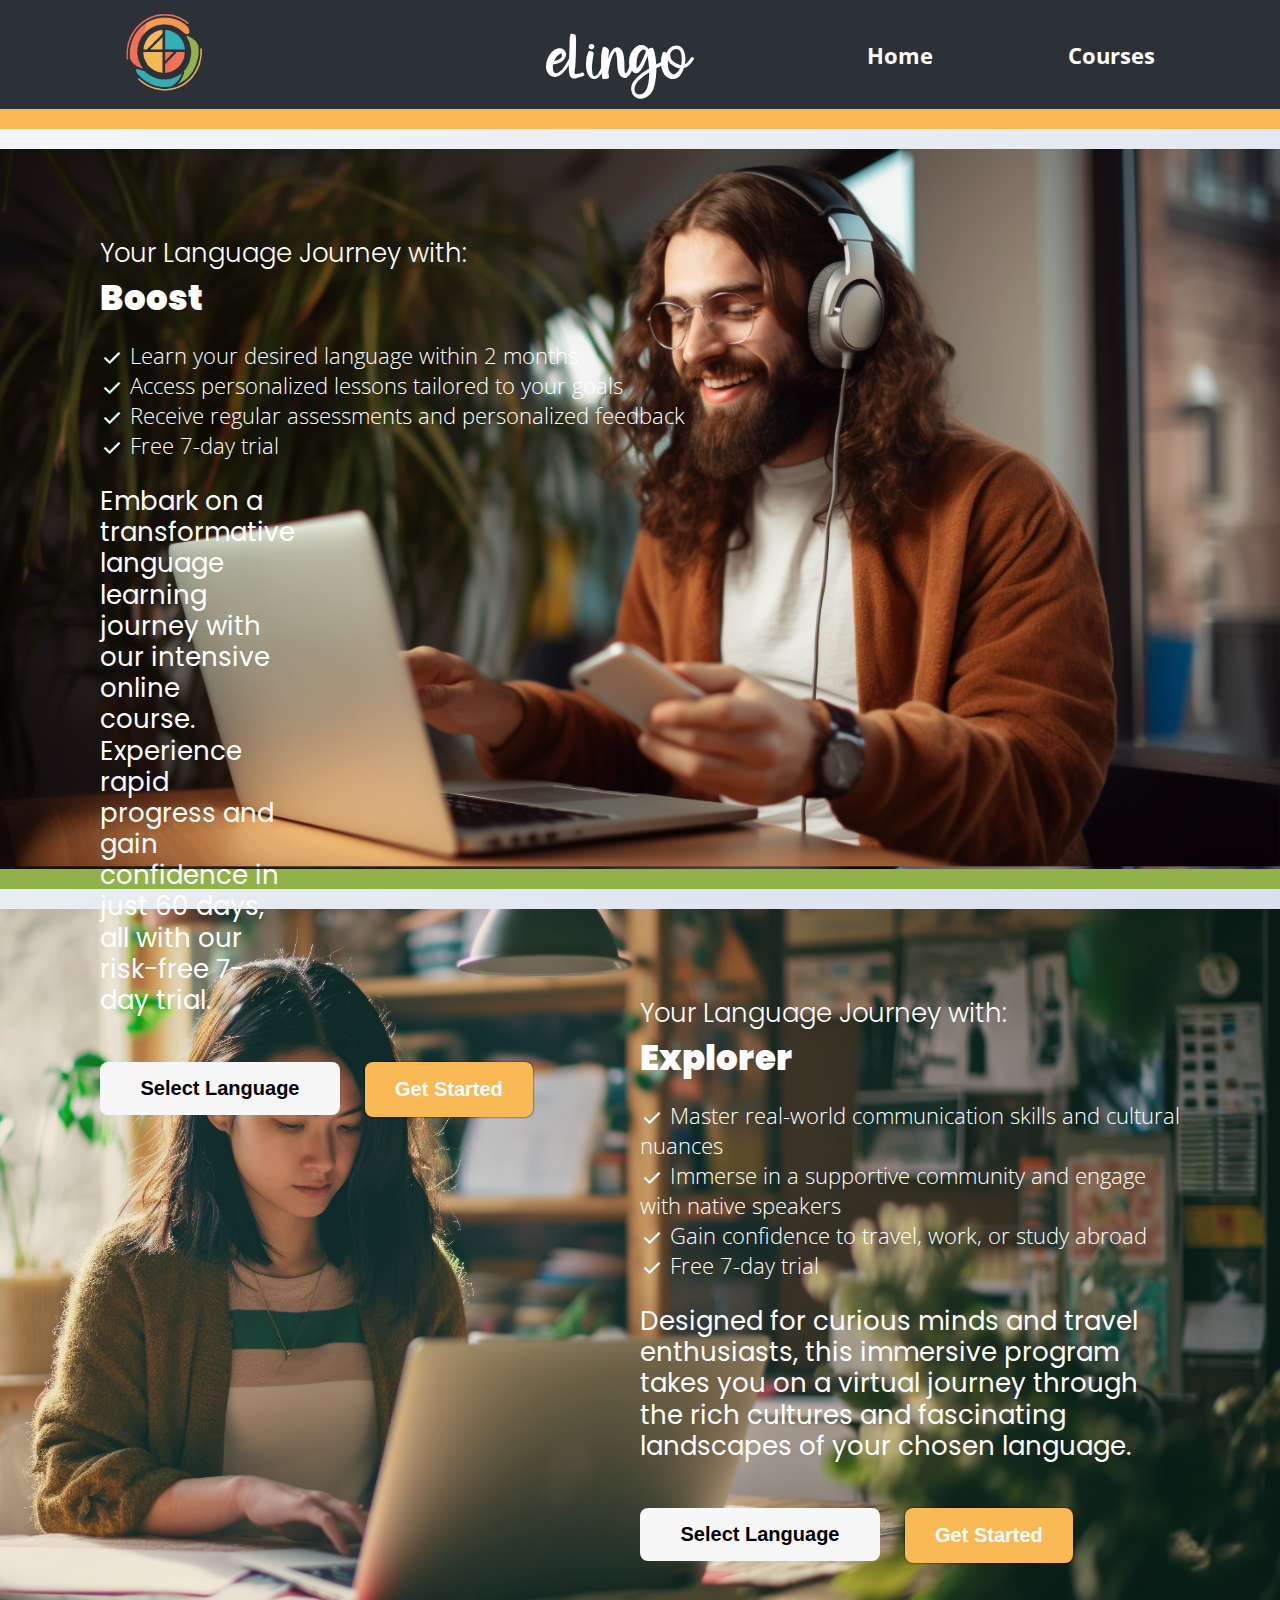
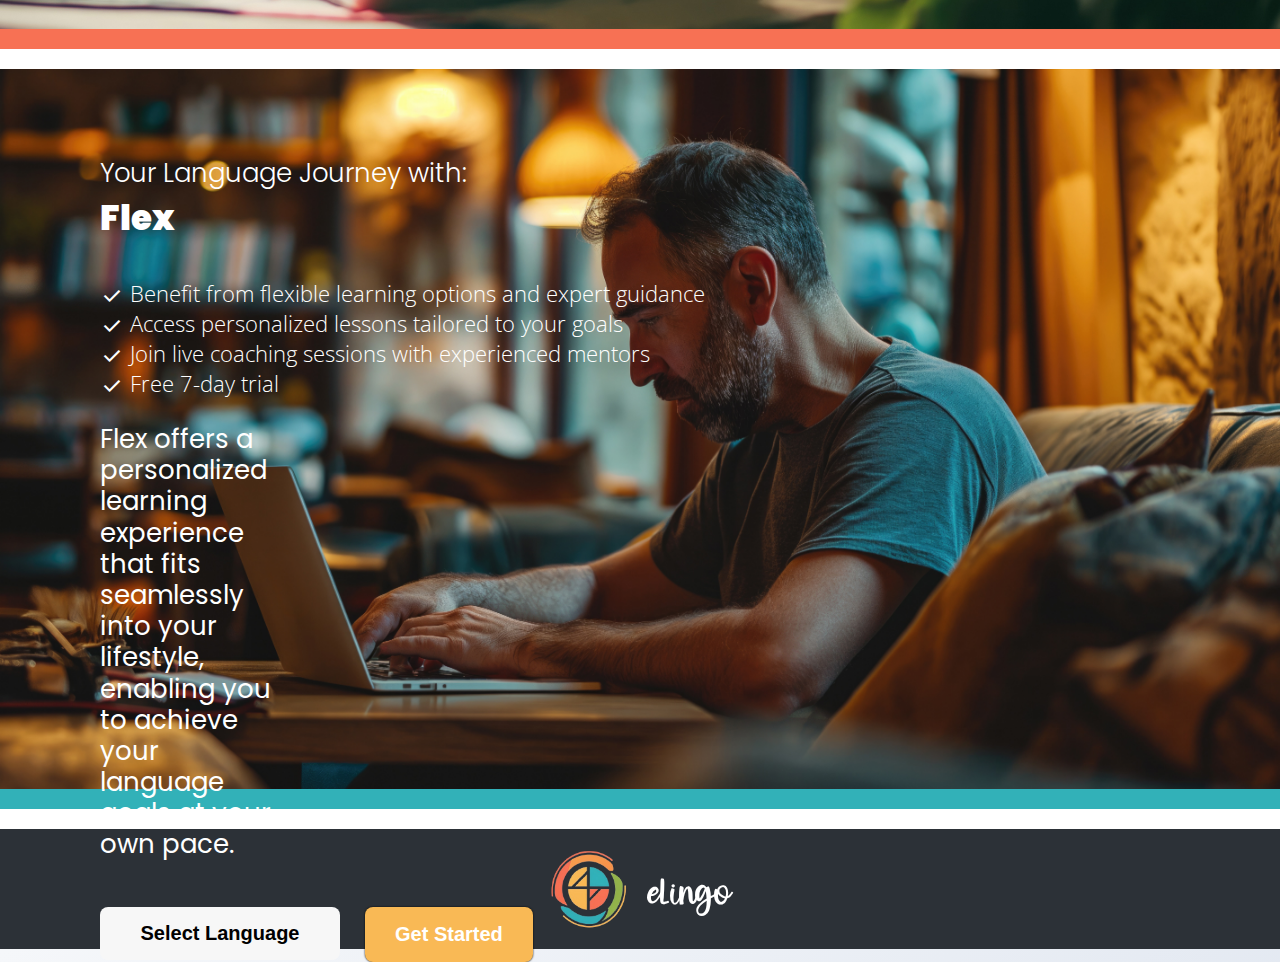
<file: courses.html>
<!DOCTYPE html>
<html lang="en">
<head>
    <meta charset="UTF-8">
    <meta name="viewport" content="width=device-width, initial-scale=1.0">
    <title>eLingo</title>

    <link rel="stylesheet" href="css/style.css">
    <link rel="stylesheet" href="css/course-style.css">
    <link rel="stylesheet" href="css/contact-style.css">
    <link rel="icon" type="image/x-icon" href="image_o6_ASusv_1718183876203_raw-removebg-preview (1).png">
    <link rel="stylesheet" href="https://fonts.googleapis.com/css2?family=Material+Symbols+Outlined:opsz,wght,FILL,GRAD@20..48,100..700,0..1,-50..200" />
</head>
<body>
    <div class="course-page">
    <header>
        <div class="logo">
        <a href="index.html"><img src="/images/image_o6_ASusv_1718183876203_raw-removebg-preview (1).png" alt=""></a>
        </div>
        <div class="header-text">
            <h2 class="h2header">eLingo</h2>
        </div>
        <nav>
            <ul>
                <li><a href="index.html">Home</a></li>
                <li><a href="courses.html">Courses</a></li>
            </ul>
        </nav>
    </header>

    <div class="orange"></div>
 <div class="white"></div>
<section class="boost">
   
    <div class="boost-content">
    <h2 class="courses-h2">Your Language Journey with:</h2>
    <h3 class="boost-t"><b>Boost</b></h2>
    <ul class="courses-ul">
        <li class="courses-li"><span class="material-symbols-outlined">
            check
            </span>
                Learn your desired language within 2 months</li>
        <li class="courses-li"><span class="material-symbols-outlined">
            check
            </span>
                Access personalized lessons tailored to your goals</li>
        <li class="courses-li"><span class="material-symbols-outlined">
            check
            </span>
                Receive regular assessments and personalized feedback</li>
        <li class="courses-li"><span class="material-symbols-outlined">
            check
            </span>
                Free 7-day trial</li>
     </ul>  
        <p class="courses-p">Embark on a transformative language learning journey with our intensive online course. Experience rapid progress and gain confidence in just 60 days, all with our risk-free 7-day trial.</p>  
        <div class="courses-btn">
            <div class="courses-btn">
                <div class="dropdown">
                  <button id="courses-language-btn">Select Language</button>
                  <div class="dropdown-content">
                    <a href="#" data-lang="English">English</a>
                    <a href="#" data-lang="Spanish">Spanish</a>
                    <a href="#" data-lang="French">French</a>
                    <a href="#" data-lang="German">German</a>
                  </div>
                </div>
                <button id="courses-started-btn"><a href="contact.html">Get Started</a></button>
              </div>
        </div>
</div>
</section>


  <div id="boostEnd"></div>
  <div class="white"></div>


 


  
  <section id="explorer">
    <div class="explorer-content">
    <h2 class="courses-h2">Your Language Journey with:</h2>
    <h3 class="explorer-t"><b>Explorer</b></h2>
    <ul class="courses-ul">
        <li class="courses-li"><span class="material-symbols-outlined">
            check
            </span>
            Master real-world communication skills and cultural nuances</li>
        <li class="courses-li"><span class="material-symbols-outlined">
            check
            </span>
            Immerse in a supportive community and engage with native speakers</li>
        <li class="courses-li"><span class="material-symbols-outlined">
            check
            </span>
            Gain confidence to travel, work, or study abroad</li>
        <li class="courses-li"><span class="material-symbols-outlined">
            check
            </span>
                Free 7-day trial</li>
     </ul>  
        <p class="courses-p">Designed for curious minds and travel enthusiasts, this immersive program takes you on a virtual journey through the rich cultures and fascinating landscapes of your chosen language. </p>  
        <div class="courses-btn">
            <div class="courses-btn">
                <div class="dropdown">
                  <button id="courses-language-btn">Select Language</button>
                  <div class="dropdown-content">
                    <a href="#" data-lang="English">English</a>
                    <a href="#" data-lang="Spanish">Spanish</a>
                    <a href="#" data-lang="French">French</a>
                    <a href="#" data-lang="German">German</a>
                  </div>
                </div>
                <button id="courses-started-btn"><a href="contact.html">Get Started</a></button>
              </div>
        </div>
</div>
</section>

<div class="flexEnd"></div>
<div class="boostEnd1"></div>



<section id="flex">
    <div class="flex-content">
    <h2 class="courses-h2">Your Language Journey with:</h2>
    <h3 class="flex-t"><b>Flex</b></h2>
    <ul class="courses-ul">
        <li class="courses-li"><span class="material-symbols-outlined">
            check
            </span>
            Benefit from flexible learning options and expert guidance</li>
        <li class="courses-li"><span class="material-symbols-outlined">
            check
            </span>
            Access personalized lessons tailored to your goals</li>
        <li class="courses-li"><span class="material-symbols-outlined">
            check
            </span>
            Join live coaching sessions with experienced mentors</li>
        <li class="courses-li"><span class="material-symbols-outlined">
            check
            </span>
                Free 7-day trial</li>
     </ul>  
        <p class="courses-p">Flex offers a personalized learning experience that fits seamlessly into your lifestyle, enabling you to achieve your language goals at your own pace.</p>  
        <div class="courses-btn">
            <div class="courses-btn">
                <div class="dropdown">
                  <button id="courses-language-btn">Select Language</button>
                  <div class="dropdown-content">
                    <a href="#" data-lang="English">English</a>
                    <a href="#" data-lang="Spanish">Spanish</a>
                    <a href="#" data-lang="French">French</a>
                    <a href="#" data-lang="German">German</a>
                  </div>
                </div>
                <button id="courses-started-btn"><a href="contact.html">Get Started</a></button>
              </div>
        </div>
</div>
</section>










<div class="explorerEnd"></div>
<div class="boostEnd1"></div>














  


<footer>
    <div class="logo-section">
        <img src="/images/image_o6_ASusv_1718183876203_raw-removebg-preview (1).png" alt="">
        <h2 class="footer-name">eLingo</h2>
    </div>
<!--     <div class="contact-info">
        <p>Contact</p>
        <p>E-Mail</p>
        <p>Phone</p>
    </div> -->

    
</footer>

</div>

<script src="js/script.js"></script>
</body>
</html>
</file>
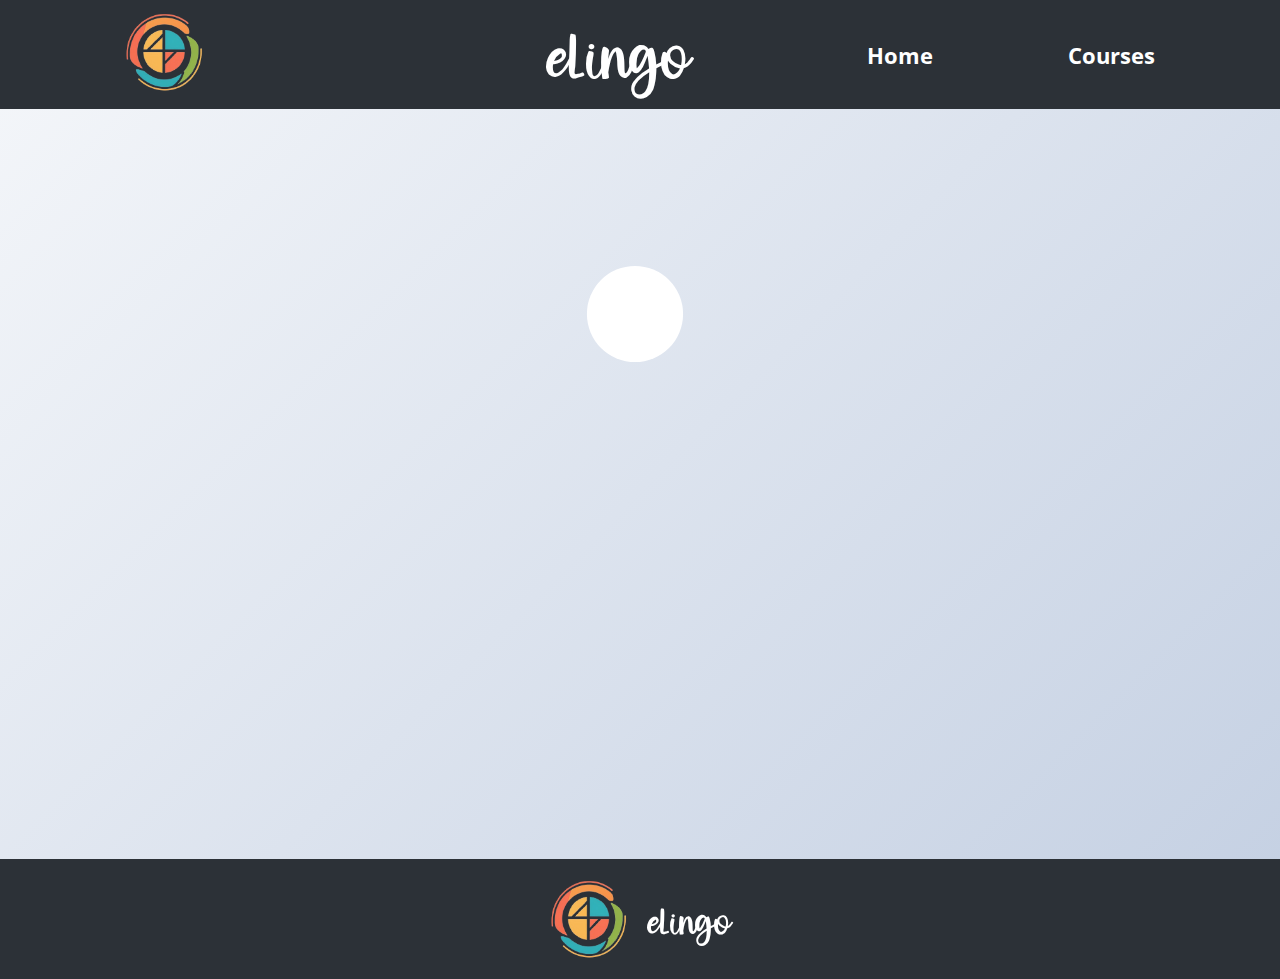
<file: success.html>
<!DOCTYPE html>
<html lang="en">
<head>
    <meta charset="UTF-8">
    <meta name="viewport" content="width=device-width, initial-scale=1.0">
    <title>eLingo</title>

    <link rel="stylesheet" href="css/style.css">
    <link rel="stylesheet" href="css/course-style.css">
    <link rel="stylesheet" href="css/contact-style.css">
    <link rel="stylesheet" href="css/success-style.css">
    <link rel="icon" type="image/x-icon" href="image_o6_ASusv_1718183876203_raw-removebg-preview (1).png">
    <link rel="stylesheet" href="https://fonts.googleapis.com/css2?family=Material+Symbols+Outlined:opsz,wght,FILL,GRAD@20..48,100..700,0..1,-50..200" />
</head>
<body>
    
    <header>
        <div class="logo">
        <a href="index.html"><img src="/images/image_o6_ASusv_1718183876203_raw-removebg-preview (1).png" alt=""></a>
        </div>
        <div class="header-text">
            <h2 class="h2header">eLingo</h2>
        </div>
        <nav>
            <ul>
                <li><a href="index.html">Home</a></li>
                <li><a href="courses.html">Courses</a></li>
            </ul>
        </nav>
    </header>




    <div class="success-container">
        <div class="success-animation">
          <svg class="checkmark" xmlns="http://www.w3.org/2000/svg" viewBox="0 0 52 52">
            <circle class="checkmark__circle" cx="26" cy="26" r="25" fill="none"/>
            <path class="checkmark__check" fill="none" d="M14.1 27.2l7.1 7.2 16.7-16.8"/>
          </svg>
        </div>
        <div class="success-message"></div>
      </div>
<!-- 
<div class="success-page">

    <div class="success-animation">
        <svg class="checkmark" xmlns="http://www.w3.org/2000/svg" viewBox="0 0 52 52"><circle class="checkmark__circle" cx="26" cy="26" r="25" fill="none" /><path class="checkmark__check" fill="none" d="M14.1 27.2l7.1 7.2 16.7-16.8" /></svg>
        </div>
</div>

 -->


<footer>
    <div class="logo-section">
        <img src="/images/image_o6_ASusv_1718183876203_raw-removebg-preview (1).png" alt="">
        <h2 class="footer-name">eLingo</h2>
    </div>
<!--     <div class="contact-info">
        <p>Contact</p>
        <p>E-Mail</p>
        <p>Phone</p>
    </div> -->

</div> 
</footer>


 </section>
<script src="js/script.js"></script>
<script src="js/success.js"></script>
</body>
</html>
</file>
<file: css/style.css>
@import url('https://fonts.googleapis.com/css2?family=Poppins:ital,wght@0,100;0,200;0,300;0,400;0,500;0,600;0,700;0,800;0,900;1,100;1,200;1,300;1,400;1,500;1,600;1,700;1,800;1,900&display=swap');

@import url('https://fonts.googleapis.com/css2?family=Open+Sans:ital,wght@0,300..800;1,300..800&display=swap');

@font-face {
    font-family: myFont;
    src: url(Simple-Farmhouse.ttf);
}



    /* background-color: #b7e259; */



body {
    font-family: "Open Sans", sans-serif;
    background: linear-gradient(135deg, #f5f7fa 0%, #c3cfe2 100%);
    margin: 0 auto;


  }
  
  h1, h2, h3, h4, h5, h6, p {
    font-family: "Poppins", sans-serif;
    color: black;
  }


    /* font-family: "Open Sans", sans-serif; */

    

h1{
    margin: 0;
    font-size: 46px;
    font-weight: 600px;
    color: white;

}

.h2header{
    font-size: 100px;
    margin: 0 auto;
    font-family: "myFont";
}



h3{
    font-size: 34px;
  

}

h4{
    font-size: 22px;
    margin-top: 10px;
    margin-bottom: 10px;

}

h2{
    font-size: 20px;
    font-weight: 300;
    margin-top: 10px;
    margin-bottom: 25px;
    color: white;
   
}

a{
    text-decoration: none;
    color: black;
}

hr{
    margin-left: 225px;
    margin-right: 225px;

    
    box-shadow: 0 2px 10px;
    opacity: 0.1;
}

p{
    color: black;
}


header {
    display: flex;
    justify-content: space-between;
    align-items: center;
    background-color: #2C3137;
    color: white;
    
}

.logo img {
    margin-left: 125px;
    height: 80px;
    width: auto;
}

.header-text {
    text-align: center;
    font-family: "myFont";
    color: white;
    font-size: 48px;
    margin-left: 175px;

}

nav ul {
    list-style: none;
    display: flex;
    padding: 0;
}

nav ul li {
    margin-left: 10px;
}

nav ul li a {
    text-decoration: none;
    color: white;
    font-weight: bold;
    font-size: 22px;
    margin-right: 125px;
}



.hero{
    color: black;
    background-color: #32B1B8;
    align-items: stretch;
    background-image: url(/images/banner-mirrored\ \(1\).jpg);
    background-size: 100%;
    background-position: 0 65%;
    height: 720px;


}

.hero h2{
    font-size: 24px;
    font-weight: 400;
    line-height: 1.25;
}
.hero-content{
    color: white;
    padding-left: 200px;
    padding-right: 200px;
   
    width: 800px;
   
    
    
}

.hero-image {
    flex: 0 0 auto;
    width: 33.4%;

 
}



.hero-image img {
    max-width: 100%;
    height: 100%;
    justify-self: right;
    
}


.hero{

        display: flex;
        justify-content: space-between;
        align-items: center;
        color: white;
       
    }


.heroButton{
    border-style: solid;
    background-color:hsl(37, 93%, 61%);
    border-radius: 12px;
    font-size: 20px;
    padding-left: 35px;
    padding-right: 35px;
    padding-top: 15px;
    padding-bottom: 15px;
    margin-top: 25px;
    transition: 0.5 ease;
    color: white;
    border-style: none;
    font-weight: bold;
}

.heroButton a{
  color: white;
}

.heroButton:hover{
    background-color:#F9B955 ;
    cursor: pointer;
}

.lines{
    display: flex;
    margin-top: -4px; 
    width: 100%;
}

.line1{
    background-color: #91b249;
    height: 36px;
    width: 33.4%;
}

.line2{
    background-color: #F77154;
    height: 36px;
    width: 33.3%;
}

.line3{
    background-color: #f0b54d;
    height: 36px;
    width: 33.3%;
}











.first-section {
    margin: 75px 0;
    padding: 0 290px;
}

.first-section-title {
    font-size: 36px;
    font-weight: 400;
    margin-bottom: 60px;
}


.card-container {
    display: flex;
    flex-direction: column;
    gap: 80px;
}

.card {
    display: flex;
    align-items: center;
    justify-content: space-between;
    gap: 60px;
}

.card:nth-child(even) {
    flex-direction: row-reverse;
}

.card-content-intro {
    flex: 1;
}

.card-content-intro h4 {
    font-size: 32px;
    font-weight: 700;
    margin-bottom: 20px;
    color: #F77154;
}

.card-content-intro p {
    font-size: 19px;
    font-weight: 250;
 
    line-height: 1.5;
}

.card-pic {
    width: 500px;
    height: 340px;
    object-fit: cover;
    border-radius: 24px;
}

.lines2{
    display: flex;
    flex-direction: column;
}

.line4{
    background-color: #F77154;
    height: 18px;
    width: 100%;
}

.line5{
    background-color: #f0b54d;
    height: 18px;
    width: 100%;
}








.second-section {
  width: fit-content;
  margin-top: 175px;
  margin-bottom: 175px;
  margin-left: 275px;
  text-align: center;
}

.second-section h3 {
  text-align: left;
}

.card-container2 {
  display: flex;
  justify-content: space-between; 
  gap: 20px;
}

.course-picture {
  width: 100%;
  height: 200px;
  object-fit: cover;
  border-radius: 8px 8px 0 0;
  margin-bottom: 20px;
}

.course-card {
  width: 420px;
  background-color: #fff;
  border-radius: 8px;
  box-shadow: 0 2px 10px rgba(0, 0, 0, 0.1);
  transition: transform 0.3s ease;
  overflow: hidden;
  display: flex;
  flex-direction: column;
}

.course-card-content {
  padding-bottom: 40px;
  padding-left: 20px;
  padding-right: 20px;
  line-height: 1.2;
  flex-grow: 1;
  display: flex;
  flex-direction: column;
  justify-content: space-between;
  align-items: center;
  text-align: center;
}

.course-heading {
  font-size: 24px;
  font-weight: bold;
  margin-bottom: 15px;
}

.course-card p {
  font-size: 16px;
  line-height: 1.3;
  margin-bottom: 20px;
}

.learn-more-btn {
  display: inline-block;
  padding: 12px 30px;
  font-size: 18px;
  font-weight: bold;
  color: #fff;
  background-color: #F9B955;
  border-radius: 4px;
  text-decoration: none;
  transition: background-color 0.3s ease;

}

.learn-more-btn:hover {
  background-color: #f0b54d;
}
/* .learnMore:hover {
    box-shadow: 0 4px 20px rgba(0, 0, 0, 0.2);
    transform: scale(0.99);

} */









.title3 {
    margin-top: 175px;
    font-size: 34px;
    font-weight: 900;
    margin-left: 275px;
}

.card-container3 {
    display: flex;
    margin-left: 275px;
    flex-wrap: wrap;
    gap: 35px;
}

.language-card {
    display: flex;
    width: 610px;
    height: 225px;
    box-shadow: 0 2px 10px rgba(0, 0, 0, 0.1);
    background-color: #f5f7fa;
    color: white;
    font-weight: 500;
    padding: 10px;
    border-radius: 8px;
}

.language-picture {
    border-radius: 8px 0;
    width: 300px;
    height: 100%;
    object-fit: cover;
}

.level {
    background: white;
    color: #F77154;
    font-weight: 900;
    padding: 5px;
    border-radius: 0 10px;
    width: 100%;
    margin: 0;
}

.language-heading {
    margin-left: 10px;
    margin-bottom: 7.5px;
}

.language-p {
    margin-top: 0;
    margin-left: 10px;
    font-size: 17px;
    font-weight: 400;
    line-height: 1.3;
}

.course-picture {
    height: 225px;
    object-fit: cover;
}

.lm {
    background-color: #F77154;
}

.lm:hover {
    background-color: hsl(11, 91%, 60%);
}





.box {
  display: flex;
  font-family: "Open Sans", sans-serif;
  border-radius: 20px;
  padding: 10px;
  gap: 150px;
  justify-content: center;
  color: black;
  height: 150px;
  align-items: center;
  
}

.box-content {
  display: flex;
  flex-direction: column;
  align-items: center;
 
  
}

.box-number {
    color: #F77154;
  font-size: 50px;
  margin: 0;
  padding: 0;
  text-align: center;
  font-weight: 100px;
}

.box-string {
  font-size: 24px;
  margin-top: 0;
  text-align: center;
}













  a{
    text-decoration: none;
  }
  #testimonials{
    
    color: white;
    display: flex;
    justify-content: center;
    align-items: center;
    flex-direction: column;
    width:100%;
    height: 300px;
   
    
  }
  .testimonial-heading{
    letter-spacing: 1px;
    display: flex;
    flex-direction: column;

    
  }
  
  .testimonial-heading span{
    font-size: 1.3rem;
    color: #252525;
    margin-bottom: 10px;
    letter-spacing: 2px;
    text-transform: uppercase;
  }
  .testimonial-box-container{
    display: flex;
    justify-content: center;
    align-items: center;
    flex-wrap: wrap;
    width:100%;
  }
  .testimonial-box{
    width:375px;
    height: 200px;
    box-shadow: 2px 2px 10px rgba(0,0,0,0.1);
    background-color: #ffffff;
    padding: 20px;
    margin: 15px;
    cursor: pointer;
  }
  .profile-img{
    width:50px;
    height: 50px;
    border-radius: 50%;
    overflow: hidden;
    margin-right: 10px;
  }
  .profile-img img{
    width: 100%;
    height: 100%;
    object-fit: cover;
    object-position: center;
  }
  .profile{
    display: flex;
    align-items: center;
  }
  .name-user{
    display: flex;
    flex-direction: column;
  }
  .name-user strong{
    color: #3d3d3d;
    font-size: 1.1rem;
    letter-spacing: 0.5px;
  }
  .name-user span{
    color: #979797;
    font-size: 0.8rem;
  }
  .reviews{
    color: #f9d71c;
  }
  .box-top{
    display: flex;
    justify-content: space-between;
    align-items: center;
    margin-bottom: 20px;
  }
  .client-comment p{
    font-size: 0.9rem;
    color: #4b4b4b;
  }
  .testimonial-box:hover{
    transform: translateY(-5px);
    transition: all ease 0.3s;
  }
  
  @media(max-width:1060px){
    .testimonial-box{
        width:45%;
        padding: 10px;
    }
  }
  @media(max-width:790px){
    .testimonial-box{
        width:100%;
    }
    .testimonial-heading h1{
        font-size: 1.4rem;
    }
  }
  @media(max-width:340px){
    .box-top{
        flex-wrap: wrap;
        margin-bottom: 10px;
    }
    .reviews{
        margin-top: 10px;
    }
  }
  ::selection{
    color: #ffffff;
    background-color: #252525;
  }






footer {
    display: flex;
    /* justify-content: space-between; */
    align-items: center;
  justify-content: center;
    background-color: #2C3137;
    color: white;
    padding: 20px;
}

.logo-section{
    display: flex;
    height: 80px;
    width: auto;

    
   
   
}

.footer-name{
    font-family: "myFont";
    font-size: 58px;
    margin-left: 20px;

}



.contact-info {
    text-align: right;
    margin-left: 20px;
    gap: 20px;
}
</file>
<file: css/course-style.css>
.dropdown {
    position: relative;
    display: inline-block;
  }
  
  .dropdown-content {
    display: none;
    position: absolute;
    background-color: #f9f9f9;
    min-width: 180px;
    padding-left: 5px;
    box-shadow: 0px 8px 16px 0px rgba(0,0,0,0.2);
    z-index: 1;
  }
  
 
    .dropdown-content a {
        color: black;
        padding: 12px 16px;
        text-decoration: none;
        display: block;
        cursor: pointer;
      }
  
  
  .dropdown-content a:hover {
    background-color: #f1f1f1;
    
  }
  
  .dropdown:hover .dropdown-content {
    display: block;
    width: 240px;
  }
  
  #courses-language-btn {
    padding: 10px;
    padding-top: 15px;
    padding-bottom: 15px;
    background-color: #f7f7f7;
    width: 240px;
    text-align: center;
    font-size: 20px;
    padding-left: 30px;
    padding-right: 30px;
    border-style: none;
    border-radius: 8px;
    font-weight: bold;
  }
  
 

.material-symbols-outlined {
  font-variation-settings:
  'FILL' 0,
  'wght' 400,
  'GRAD' 0,
  'opsz' 24;
  vertical-align: bottom;
}



.course-page{
    margin: 0 auto;
    padding: 0;
    

}

.courses-h2{
    font-size: 26px;
    color: white;
    margin-bottom: 0px !important;
}




.courses-p{
    font-size: 26px;
    margin-right: 1000px;
    color: white;
    font-weight: 400;
    line-height: 1.2;
    
}
.courses-li{
    list-style: none;
    font-size: 22px;
    font-weight: 300;
    padding-left: 0;
    margin-left: 0px;
}

.courses-ul {
    padding-left: 0;
    margin-left: 0;
}




#courses-started-btn:hover{
    background-color: #c99643;
}


.line-course{
    background-color: #F9B955;
    width: 100vw;
    height: 36px;
    text-indent: 0px;
}


.boost-t{
  color: white;
}
.boost-content{
    margin-left: 100px;
    padding-top: 75px;
    color: white; 
}

.boost{
    background-image: url("/images/portrait-jesus-modern-world-doing-contemporary-things\ \(1\).jpg");
    height: 720px;
    color: white;
    background-position: center 0px;
    background-size: 100%;
    color: white;
}

.boost h3{
  margin: 0 auto;
}

#boostEnd{
    background-color: #91b249;
    height: 20px;
}

.flex-t{
  color: white;
}

#flex {
    
    background-size: cover;
    background-image: url("/images/side-view-man-living-as-digital-nomad\ \(1\).jpg");
    background-position: center 20%;
    height: 720px;
    background-size: 100%;
    color: white; 
}


#flex h3{
  margin-top: 0;
}

.flex-content{
    margin-left: 100px;
    padding-top: 75px;
    color: white;     
}
    

.boostEnd1{
    background-color: white;
    height: 20px;
}
.flexEnd{
    background-color: #F77154;
    height: 20px;
}


.explorer-t{
  color: white;
  font-weight: 900;
}


#explorer h3{
  margin: 0 auto;
}

#explorer {
  background-image: url("/images/explorer-new2\ \(1\).jpg");
  background-position: center 10%;
  background-repeat: no-repeat;
  background-size: cover;
  height: 720px;
  color: white;
}

.explorer-content {
  color: white;
  margin-left: 50%; 
  padding-top: 75px;
  font-weight: 700px;
  margin-right: 100px;
}

.explorer-content p {
  margin-right: 0px;
}

.explorerEnd {
  background-color: #32B1B8;
  height: 20px;
}

.courses-btn{
    margin-top: 20px;
    display: flex;
    gap: 25px;
    vertical-align: center;
}

@keyframes pulse {
    0% {
      transform: scale(1);
    }
    25% {
      transform: scale(1.02);
    }
    50% {
      transform: scale(1);
    }
    75% {
      transform: scale(1.02);
    }
    100% {
      transform: scale(1);
    }
  }
  
  #courses-started-btn {
    padding: 16px;
    padding-left: 30px;
    padding-right: 30px;
    background-color: #F9B955;
    font-size: 20px;
    border-radius: 8px;
    transition: background-color 0.3s ease;
    box-shadow: 0 0 2px hsl(0, 0%, 1%);
    border-style: none;
    color: white;
    font-weight: bold;
  }

  #courses-started-btn a{
    color: white;
  }
  
  #courses-started-btn:hover {
    background-color: #c99643;
  }
  
  #courses-started-btn.animate {
    animation: pulse 0.75s ease;
  }

  .move-text-container {
    width: 100%;
    overflow: hidden;
    position: relative;
    background-color: #91b249;
    height: 40px;
    font-size: 48px;
    vertical-align: center;

    
  }
  
/*   .move-text {
    display: inline-block;
    white-space: nowrap;
    position: absolute;
    left: 100%;
    animation: moveText 20s linear infinite;
  }
  
  @keyframes moveText {
    0% {
      left: 100%;
    }
    100% {
      left: -100%;
    }
  } */

  .white{
    height: 20px;
  }

  .orange{
    background-color:#F9B955;
    height: 20px;
  }

















  /* ... Previous CSS code ... */

@media screen and (max-width: 768px) {
  .logo img {
    margin-left: 20px;
    height: 60px;
    
  }

  .header-text {
    font-size: 36px;
    margin-left: 20px;
    display: none;
    
  }


  nav ul {
    list-style: none;
    display: flex;
    padding: 0;
    font-weight: 900;
}

.courses-li{
  font-weight: 600;
}

nav ul li {
    margin-left: 10px;
    
}

nav ul li a {
    text-decoration: none;
    color: white;
    font-weight: bold;
    font-size: 20px;
    margin-right: 20px;
}
  
  
  .course-page {
    padding: 0 20px;
  }

  .courses-h2 {
    font-size: 20px;
  }

  .courses-p {
    font-size: 18px;
    margin-right: 0;
  }

  .courses-li {
    font-size: 16px;
  }

  .boost {
    height: auto;
    background-position: 0 0;
    background-size: cover;
  }

  .boost-content {
    margin-left: 0;
    padding-top: 50px;
    padding-bottom: 50px;
    text-align: center;
  }

  #flex {
    height: auto;
    background-position: 0;
    background-size: cover;
  }

  .flex-content {
    margin-left: 0;
    padding-top: 50px;
    padding-bottom: 50px;
    text-align: center;
  }

  #explorer {
    height: auto;
    background-position: center;
    background-size: cover;
  }

  .explorer-content {
    margin-left: 0;
    margin-right: 0;
    padding-top: 50px;
    padding-bottom: 50px;
    text-align: center;
  }

  .courses-btn {
    flex-direction: column;
    align-items: center;
    gap: 15px;
  }

  #courses-language-btn {
    width: 100%;
    max-width: 240px;
  }

  #courses-started-btn {
    width: 100%;
    max-width: 240px;
  }


  .dropdown:hover .dropdown-content {
    display: block;
    width: 200px;
  }
}
</file>
<file: css/contact-style.css>
.error-message {
  color: red;
  font-size: 0.8em;
  margin-top: 5px;
}

.error {
  border: 1px solid red;
}

.contact-page {
  background-size: 40px 40px;
}

.contact-form {
  max-width: 500px;
  flex: 1;
  padding: 30px;
  background-color: #f7f7f7;
  border-radius: 10px;
  margin: 0 auto;
  
}

.contact-form h2 {
  margin-bottom: 30px;
  color: #333;
  font-size: 28px;
  text-align: center;

}

.form-group {
  text-align: center;
  margin-bottom: 25px;
}

.form-group label {
  display: block;
  font-weight: bold;
  margin-bottom: 8px;
  color: #555;
}

.form-group input,
.form-group select {
  width: 100%;
  padding: 12px;
  border: none;
  border-radius: 6px;
  background-color: #fff;
  font-size: 16px;
  color: #333;
}

.form-group select {
  appearance: none;
  background-image: url("data:image/svg+xml,%3Csvg xmlns='http://www.w3.org/2000/svg' width='12' height='12' viewBox='0 0 12 12'%3E%3Cpath fill='%23333' d='M6 9L1.9 4.9l.7-.7L6 7.6l3.4-3.4.7.7z'/%3E%3C/svg%3E");
  background-repeat: no-repeat;
  background-position: right 12px center;
  background-size: 12px;
}

.contact-form button[type="submit"] {
  display: block;
  width: 100%;
  padding: 14px;
  background-color: #f0b54d;
  color: #fff;
  border: none;
  border-radius: 6px;
  cursor: pointer;
  font-size: 18px;
  font-weight: bold;
  transition: background-color 0.3s ease;
}

.contact-form button[type="submit"]:hover {
  background-color: #e7ad4f;
}

.contact-form-container {
  display: flex;
  flex-direction: column;
  max-width: 800px;
  margin: 0 auto;
  padding: 30px;
  background-color: #f7f7f7;
  border-radius: 10px;
  margin-top: 25px;
  margin-bottom: 25px;
}

#language-level {
  width: 100%;
}

#first-name,
#last-name,
#email,
#phone,
#start-date {
  width: 100%;
}

.selected-language {
  text-align: center;
  font-weight: bold;
  font-size: 30px;
}

.selected-language h3 {
  color: #333;
  font-size: 20px;
  font-weight: lighter;
  margin: 0 auto;
  margin-top: 25px;
}

.selected-language p {
  color: #555;
  font-size: 24px;
  margin: 5px;
  margin-bottom: 40px;
}



.form-image {
  width: 100%;
  max-width: 175px;
  height: auto;
  margin: 0 auto;
  margin-bottom: 30px;
}

.form-image img {
  width: 100%;
  height: auto;
  border-radius: 6px;
}

.leftside-container {
  display: flex;
  flex-direction: column;
}

.return-link {
  display: flex;
  align-items: center;
  justify-content: center;
  margin-top: 40px;
  text-decoration: none;
  color: #4bb71b;
  font-size: 18px;
  transition: color 0.3s ease;
}

.return-link:hover {
  color: #3a8e15;
}

.return-arrow {
  width: 24px;
  height: 24px;
  fill: currentColor;
  margin-right: 8px;
}

@media screen and (min-width: 768px) {
  .contact-form-container {
    flex-direction: row;
    justify-content: space-between;
    padding-right: 30px;
    
  }
  .selected-language {
    flex: 0 0 200px;
    margin-right: 30px;
    margin-top: 40px;
    text-align: left;
  }

  .selected-language h3,
  .selected-language p {
    margin-left: 40px;
  }

  .form-image {
    margin: 0 auto;
    margin-left: 0;
  }

  .contact-form h2 {
    text-align: left;
  }

  .form-group{
    text-align: left;
  }

}
</file>
<file: css/success-style.css>
.success-p{
    color: black;
    

}

.success-page{
    
    background-color: white;
}


.success-container {
    height: 750px;
    display: flex;
    flex-direction: column;
    align-items: center;
 
   
  }
  
  .success-animation {
    margin: 150px auto;
  }
  
  .checkmark {
    width: 100px;
    height: 100px;
    border-radius: 50%;
    display: block;
    stroke-width: 2;
    stroke: #4bb71b;
    stroke-miterlimit: 10;
    box-shadow: inset 0px 0px 0px #4bb71b;
    animation: fill 0.4s ease-in-out 0.4s forwards, scale 0.3s ease-in-out 0.9s both;
    position: relative;
    top: 5px;
    right: 5px;
    margin: 0 auto;
  }
  
  .checkmark__circle {
    stroke-dasharray: 166;
    stroke-dashoffset: 166;
    stroke-width: 2;
    stroke-miterlimit: 10;
    stroke: #4bb71b;
    fill: #fff;
    animation: stroke 0.6s cubic-bezier(0.65, 0, 0.45, 1) forwards;
  }
  
  .checkmark__check {
    transform-origin: 50% 50%;
    stroke-dasharray: 48;
    stroke-dashoffset: 48;
    animation: stroke 0.3s cubic-bezier(0.65, 0, 0.45, 1) 0.8s forwards;
  }
  
  @keyframes stroke {
    100% {
      stroke-dashoffset: 0;
    }
  }
  
  @keyframes scale {
    0%,
    100% {
      transform: none;
    }
    50% {
      transform: scale3d(1.1, 1.1, 1);
    }
  }
  
  @keyframes fill {
    100% {
      box-shadow: inset 0px 0px 0px 30px #4bb71b;
    }
  }
  
  .success-message {
    margin-top: 20px;
    font-size: 24px;
    text-align: center;
    opacity: 0;
    animation: fade-in 1s ease-in-out 2s forwards;
  }
  
  @keyframes fade-in {
    0% {
      opacity: 0;
    }
    100% {
      opacity: 1;
    }
  }


  @media (max-width: 768px) {
    .success-container{
      height: 700px;
    }

  }
</file>
